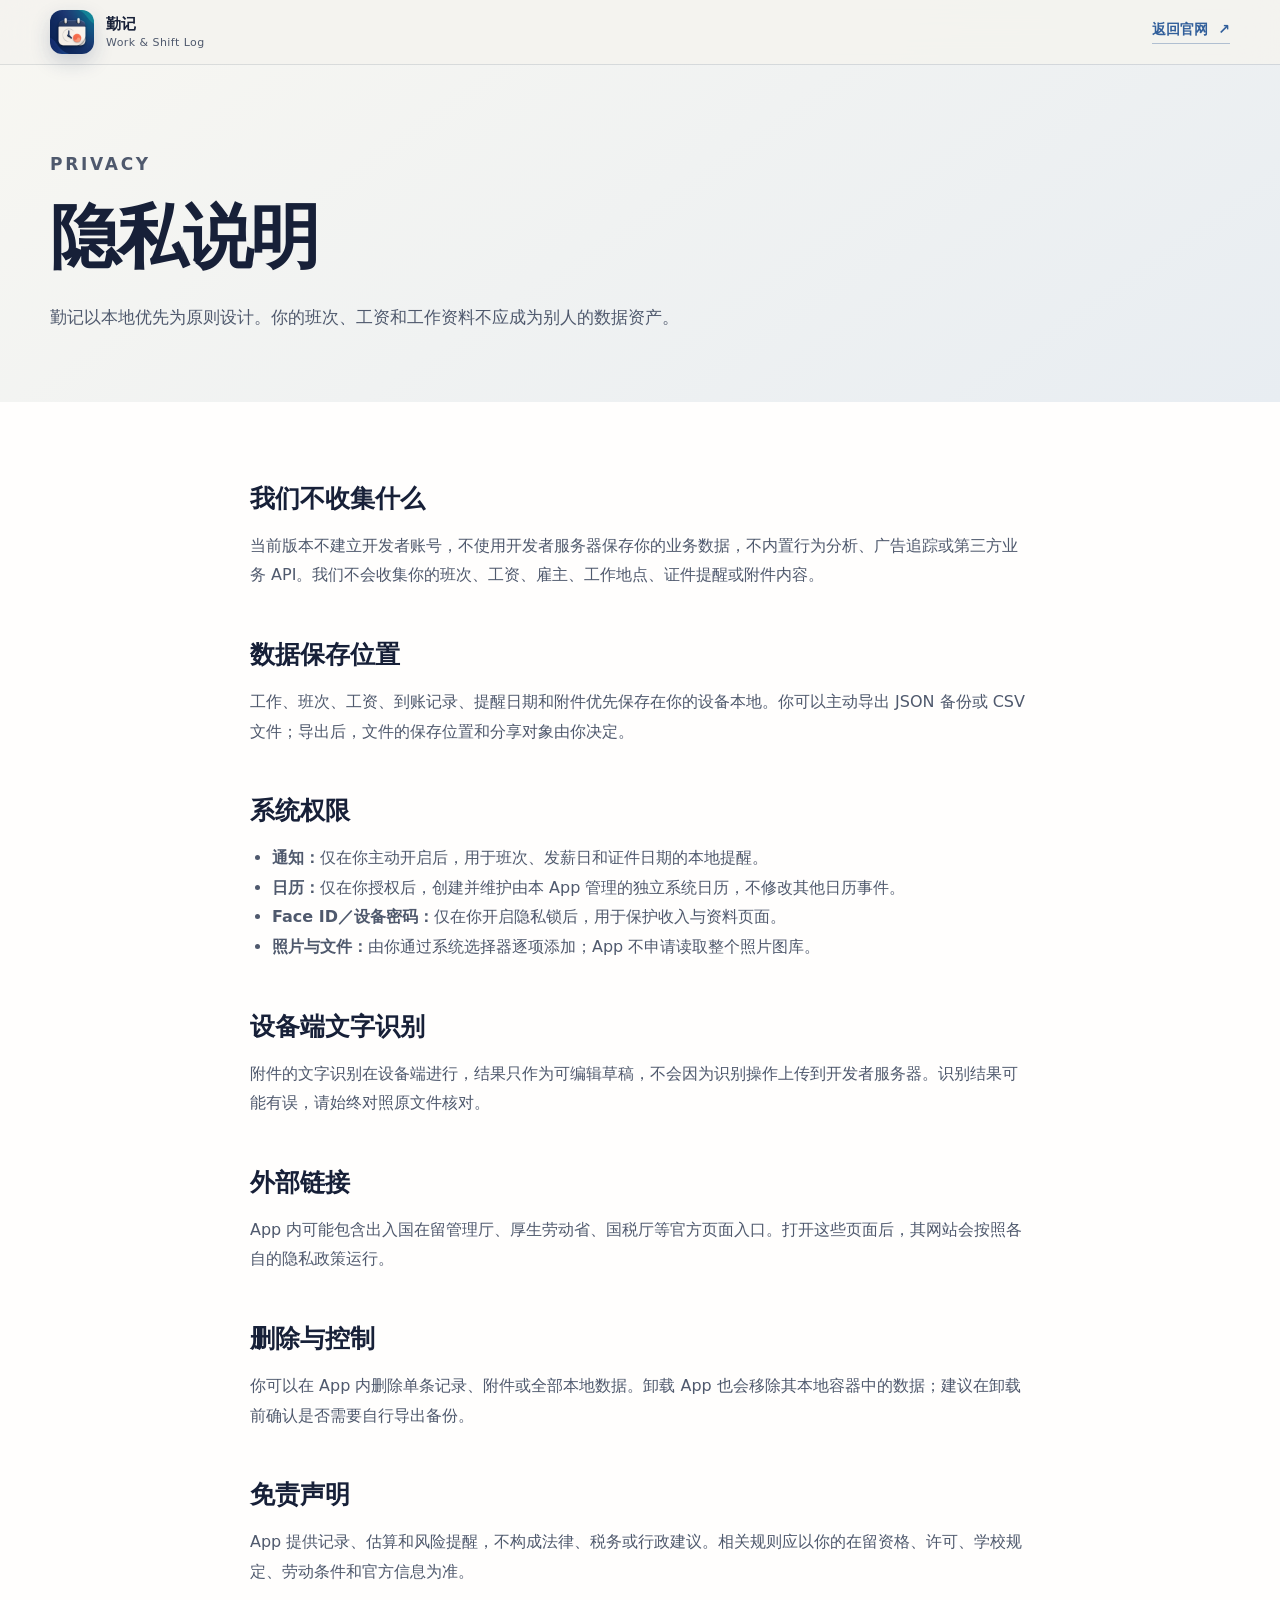
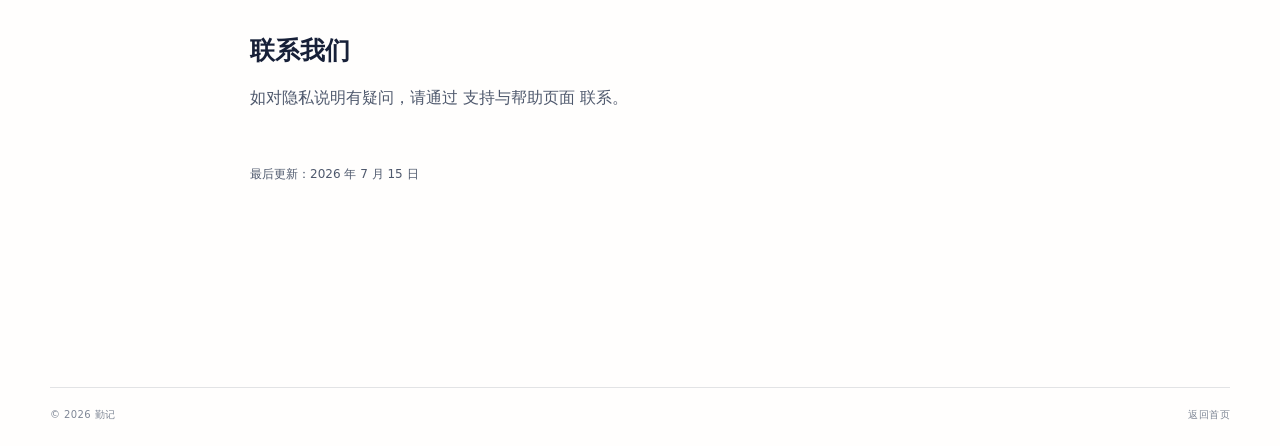
<file: website/privacy.html>
<!doctype html>
<html lang="zh-CN">
<head>
  <meta charset="utf-8"><meta name="viewport" content="width=device-width, initial-scale=1">
  <meta name="theme-color" content="#f4f3ee"><meta name="description" content="勤记隐私说明">
  <title>隐私说明 · 勤记</title>
  <link rel="icon" href="assets/app-icon.png"><link rel="stylesheet" href="styles.css">
</head>
<body class="legal-page">
  <header class="site-header scrolled">
    <div class="nav-wrap"><a class="brand" href="index.html"><img src="assets/app-icon.png" alt="" width="44" height="44"><span><strong>勤记</strong><small>Work &amp; Shift Log</small></span></a><a class="text-link" href="index.html">返回官网 <span aria-hidden="true">↗</span></a></div>
  </header>
  <main>
    <section class="legal-hero"><div class="shell"><p class="section-kicker">Privacy</p><h1>隐私说明</h1><p>勤记以本地优先为原则设计。你的班次、工资和工作资料不应成为别人的数据资产。</p></div></section>
    <article class="legal-content">
      <section><h2>我们不收集什么</h2><p>当前版本不建立开发者账号，不使用开发者服务器保存你的业务数据，不内置行为分析、广告追踪或第三方业务 API。我们不会收集你的班次、工资、雇主、工作地点、证件提醒或附件内容。</p></section>
      <section><h2>数据保存位置</h2><p>工作、班次、工资、到账记录、提醒日期和附件优先保存在你的设备本地。你可以主动导出 JSON 备份或 CSV 文件；导出后，文件的保存位置和分享对象由你决定。</p></section>
      <section><h2>系统权限</h2><ul><li><strong>通知：</strong>仅在你主动开启后，用于班次、发薪日和证件日期的本地提醒。</li><li><strong>日历：</strong>仅在你授权后，创建并维护由本 App 管理的独立系统日历，不修改其他日历事件。</li><li><strong>Face ID／设备密码：</strong>仅在你开启隐私锁后，用于保护收入与资料页面。</li><li><strong>照片与文件：</strong>由你通过系统选择器逐项添加；App 不申请读取整个照片图库。</li></ul></section>
      <section><h2>设备端文字识别</h2><p>附件的文字识别在设备端进行，结果只作为可编辑草稿，不会因为识别操作上传到开发者服务器。识别结果可能有误，请始终对照原文件核对。</p></section>
      <section><h2>外部链接</h2><p>App 内可能包含出入国在留管理厅、厚生劳动省、国税厅等官方页面入口。打开这些页面后，其网站会按照各自的隐私政策运行。</p></section>
      <section><h2>删除与控制</h2><p>你可以在 App 内删除单条记录、附件或全部本地数据。卸载 App 也会移除其本地容器中的数据；建议在卸载前确认是否需要自行导出备份。</p></section>
      <section><h2>免责声明</h2><p>App 提供记录、估算和风险提醒，不构成法律、税务或行政建议。相关规则应以你的在留资格、许可、学校规定、劳动条件和官方信息为准。</p></section>
      <section><h2>联系我们</h2><p>如对隐私说明有疑问，请通过 <a href="support.html">支持与帮助页面</a> 联系。</p></section>
      <p class="legal-date">最后更新：2026 年 7 月 15 日</p>
    </article>
  </main>
  <footer class="site-footer"><div class="shell footer-bottom"><span>© 2026 勤记</span><a href="index.html">返回首页</a></div></footer>
</body>
</html>
</file>
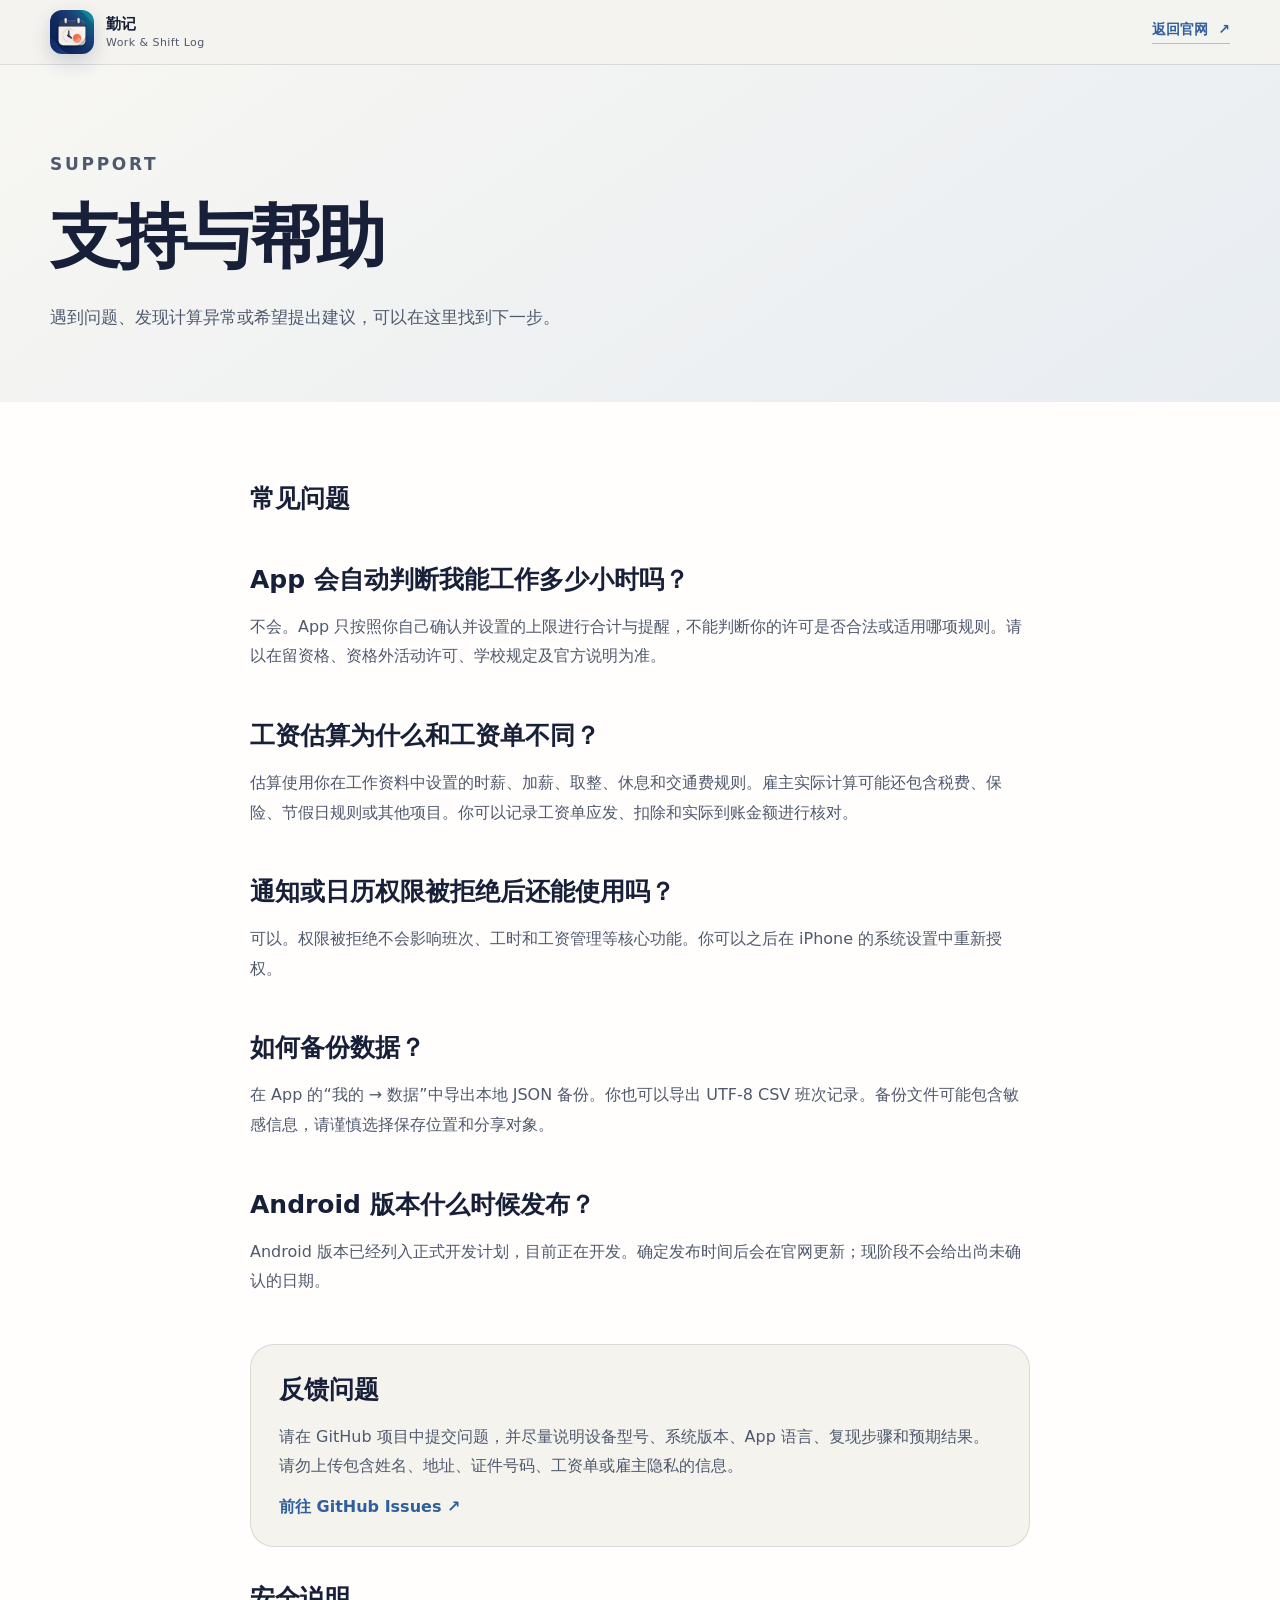
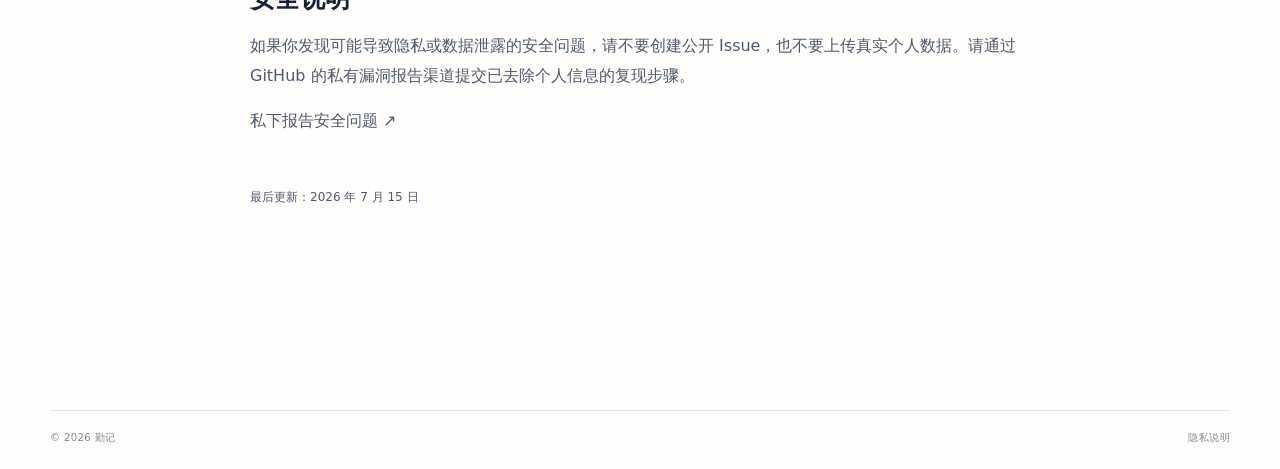
<file: website/support.html>
<!doctype html>
<html lang="zh-CN">
<head>
  <meta charset="utf-8"><meta name="viewport" content="width=device-width, initial-scale=1">
  <meta name="theme-color" content="#f4f3ee"><meta name="description" content="勤记支持与帮助">
  <title>支持与帮助 · 勤记</title>
  <link rel="icon" href="assets/app-icon.png"><link rel="stylesheet" href="styles.css">
</head>
<body class="legal-page">
  <header class="site-header scrolled">
    <div class="nav-wrap"><a class="brand" href="index.html"><img src="assets/app-icon.png" alt="" width="44" height="44"><span><strong>勤记</strong><small>Work &amp; Shift Log</small></span></a><a class="text-link" href="index.html">返回官网 <span aria-hidden="true">↗</span></a></div>
  </header>
  <main>
    <section class="legal-hero"><div class="shell"><p class="section-kicker">Support</p><h1>支持与帮助</h1><p>遇到问题、发现计算异常或希望提出建议，可以在这里找到下一步。</p></div></section>
    <article class="legal-content">
      <section><h2>常见问题</h2></section>
      <section><h2>App 会自动判断我能工作多少小时吗？</h2><p>不会。App 只按照你自己确认并设置的上限进行合计与提醒，不能判断你的许可是否合法或适用哪项规则。请以在留资格、资格外活动许可、学校规定及官方说明为准。</p></section>
      <section><h2>工资估算为什么和工资单不同？</h2><p>估算使用你在工作资料中设置的时薪、加薪、取整、休息和交通费规则。雇主实际计算可能还包含税费、保险、节假日规则或其他项目。你可以记录工资单应发、扣除和实际到账金额进行核对。</p></section>
      <section><h2>通知或日历权限被拒绝后还能使用吗？</h2><p>可以。权限被拒绝不会影响班次、工时和工资管理等核心功能。你可以之后在 iPhone 的系统设置中重新授权。</p></section>
      <section><h2>如何备份数据？</h2><p>在 App 的“我的 → 数据”中导出本地 JSON 备份。你也可以导出 UTF-8 CSV 班次记录。备份文件可能包含敏感信息，请谨慎选择保存位置和分享对象。</p></section>
      <section><h2>Android 版本什么时候发布？</h2><p>Android 版本已经列入正式开发计划，目前正在开发。确定发布时间后会在官网更新；现阶段不会给出尚未确认的日期。</p></section>
      <div class="support-box"><h2>反馈问题</h2><p>请在 GitHub 项目中提交问题，并尽量说明设备型号、系统版本、App 语言、复现步骤和预期结果。请勿上传包含姓名、地址、证件号码、工资单或雇主隐私的信息。</p><a href="https://github.com/YTSakura233/shiftlog-japan-ios/issues" target="_blank" rel="noopener">前往 GitHub Issues ↗</a></div>
      <section><h2>安全说明</h2><p>如果你发现可能导致隐私或数据泄露的安全问题，请不要创建公开 Issue，也不要上传真实个人数据。请通过 GitHub 的私有漏洞报告渠道提交已去除个人信息的复现步骤。</p><p><a href="https://github.com/YTSakura233/shiftlog-japan-ios/security/advisories/new" target="_blank" rel="noopener">私下报告安全问题 ↗</a></p></section>
      <p class="legal-date">最后更新：2026 年 7 月 15 日</p>
    </article>
  </main>
  <footer class="site-footer"><div class="shell footer-bottom"><span>© 2026 勤记</span><a href="privacy.html">隐私说明</a></div></footer>
</body>
</html>
</file>
<file: website/styles.css>
:root {
  --ink: #172038;
  --ink-soft: #4f596d;
  --paper: #f4f3ee;
  --white: #fffefd;
  --blue: #315f9b;
  --blue-deep: #173665;
  --blue-pale: #dfe7f1;
  --coral: #ee725a;
  --aqua: #4bb5b2;
  --line: rgba(23, 32, 56, .12);
  --shadow: 0 24px 60px rgba(27, 48, 80, .13);
  --radius-lg: 40px;
  --radius-md: 26px;
  --shell: min(1180px, calc(100% - 48px));
  --font-sans: "Segoe UI Variable", "Segoe UI", "Helvetica Neue", Arial, system-ui, sans-serif;
  --font-display: "Segoe UI Variable Display", "Segoe UI", "Helvetica Neue", Arial, system-ui, sans-serif;
}

* { box-sizing: border-box; }
html { scroll-behavior: smooth; }
html:lang(zh-CN),
html:lang(zh-Hans) {
  --font-sans: "Microsoft YaHei UI", "Microsoft YaHei", "PingFang SC", "Noto Sans CJK SC", "Source Han Sans SC", system-ui, sans-serif;
  --font-display: "Microsoft YaHei UI", "Microsoft YaHei", "PingFang SC", "Noto Sans CJK SC", "Source Han Sans SC", system-ui, sans-serif;
}
html:lang(zh-TW),
html:lang(zh-HK),
html:lang(zh-Hant) {
  --font-sans: "Microsoft JhengHei UI", "Microsoft JhengHei", "PingFang TC", "Noto Sans TC", "Source Han Sans TC", system-ui, sans-serif;
  --font-display: "Microsoft JhengHei UI", "Microsoft JhengHei", "PingFang TC", "Noto Sans TC", "Source Han Sans TC", system-ui, sans-serif;
}
html:lang(ja),
html:lang(ja-JP) {
  --font-sans: "Yu Gothic UI", "Yu Gothic", "Hiragino Kaku Gothic ProN", "Hiragino Sans", "Noto Sans JP", Meiryo, system-ui, sans-serif;
  --font-display: "Yu Gothic UI", "Yu Gothic", "Hiragino Kaku Gothic ProN", "Hiragino Sans", "Noto Sans JP", Meiryo, system-ui, sans-serif;
}
html:lang(en) {
  --font-sans: "Segoe UI Variable", "Segoe UI", "Helvetica Neue", Arial, system-ui, sans-serif;
  --font-display: "Segoe UI Variable Display", "Segoe UI", "Helvetica Neue", Arial, system-ui, sans-serif;
}
body {
  margin: 0;
  background: var(--paper);
  color: var(--ink);
  font-family: var(--font-sans);
  -webkit-font-smoothing: antialiased;
  overflow-x: hidden;
}
body.nav-open { overflow: hidden; }
h1, h2, h3, .brand strong { font-family: var(--font-display); }
a { color: inherit; text-decoration: none; }
button { font: inherit; }
img { max-width: 100%; height: auto; display: block; }
.shell { width: var(--shell); margin-inline: auto; }
.section { padding: 116px 0; }
.sr-only { position: absolute; width: 1px; height: 1px; padding: 0; margin: -1px; overflow: hidden; clip: rect(0,0,0,0); white-space: nowrap; border: 0; }
.skip-link { position: fixed; z-index: 200; left: 16px; top: -100px; padding: 12px 16px; background: var(--ink); color: white; border-radius: 12px; transition: top .2s; }
.skip-link:focus { top: 16px; }

.site-header { position: fixed; z-index: 100; top: 0; left: 0; width: 100%; padding: 18px 0; transition: background .25s, box-shadow .25s, padding .25s; }
.site-header.scrolled { padding: 10px 0; background: rgba(244, 243, 238, .88); backdrop-filter: blur(20px); box-shadow: 0 1px 0 var(--line); }
.nav-wrap { width: var(--shell); margin: auto; display: flex; align-items: center; justify-content: space-between; }
.brand { display: inline-flex; align-items: center; gap: 12px; }
.brand img { width: 44px; height: 44px; object-fit: cover; border-radius: 12px; box-shadow: 0 8px 20px rgba(20, 47, 88, .18); }
.brand span { display: flex; flex-direction: column; }
.brand strong { font-size: 15px; letter-spacing: .02em; }
.brand small { color: var(--ink-soft); font-size: 11px; margin-top: 2px; letter-spacing: .04em; }
.nav-links { display: flex; align-items: center; gap: 30px; font-size: 14px; font-weight: 650; }
.nav-links > a { color: var(--ink-soft); transition: color .2s; }
.nav-links > a:hover { color: var(--blue); }
.language-switcher { display: flex; padding: 4px; border: 1px solid var(--line); border-radius: 999px; background: rgba(255,255,255,.55); }
.language-switcher button { border: 0; background: transparent; color: var(--ink-soft); min-width: 32px; height: 30px; border-radius: 999px; cursor: pointer; font-size: 12px; font-weight: 700; }
.language-switcher button[aria-pressed="true"] { background: var(--ink); color: white; }
.nav-toggle { display: none; width: 44px; height: 44px; border: 1px solid var(--line); border-radius: 14px; background: rgba(255,255,255,.75); align-items: center; justify-content: center; flex-direction: column; gap: 5px; }
.nav-toggle > span:not(.sr-only) { width: 18px; height: 2px; background: var(--ink); border-radius: 2px; transition: transform .2s, opacity .2s; }

.hero { position: relative; min-height: 830px; padding: 154px 0 46px; overflow: hidden; background: linear-gradient(145deg, #f8f7f2 0%, #f1f3f3 52%, #e8edf2 100%); }
.hero::after { content: ""; position: absolute; inset: auto 0 0; height: 1px; background: var(--line); }
.hero-grid { position: relative; z-index: 2; display: grid; grid-template-columns: .92fr 1.08fr; gap: 60px; align-items: center; }
.hero-copy { padding-top: 18px; }
.eyebrow { display: inline-flex; align-items: center; gap: 10px; padding: 8px 13px 8px 10px; border: 1px solid var(--line); border-radius: 999px; background: rgba(255,255,255,.58); font-size: 13px; font-weight: 700; color: var(--blue); }
.live-dot { width: 8px; height: 8px; border-radius: 50%; background: var(--coral); box-shadow: 0 0 0 5px rgba(238,114,90,.13); }
.hero h1 { margin: 28px 0 22px; max-width: 620px; font-size: clamp(52px, 6vw, 82px); line-height: 1.03; letter-spacing: -.055em; font-weight: 800; }
.hero-lead { max-width: 565px; margin: 0; color: var(--ink-soft); font-size: clamp(18px, 2vw, 21px); line-height: 1.75; }
.hero-actions { display: flex; align-items: center; gap: 28px; margin-top: 34px; }
.button { display: inline-flex; align-items: center; gap: 12px; padding: 12px 21px; border-radius: 17px; }
.button-primary { color: white; background: var(--ink); box-shadow: 0 12px 28px rgba(23,32,56,.22); transition: transform .2s, box-shadow .2s; }
.button-primary:hover { transform: translateY(-2px); box-shadow: 0 16px 32px rgba(23,32,56,.28); }
.button-icon { display: grid; place-items: center; width: 30px; height: 30px; }
.button-icon svg { display: block; width: 27px; height: 27px; }
.button span:nth-child(2) { display: flex; flex-direction: column; }
.button small { font-size: 10px; opacity: .7; }
.button strong { font-size: 15px; }
.text-link { display: inline-flex; gap: 10px; color: var(--blue); font-size: 14px; font-weight: 750; border-bottom: 1px solid rgba(49,95,155,.35); padding-bottom: 4px; }
.trust-row { display: flex; flex-wrap: wrap; gap: 17px; margin: 32px 0 0; padding: 0; list-style: none; color: var(--ink-soft); font-size: 12px; font-weight: 650; }
.trust-row li { display: flex; align-items: center; gap: 6px; }
.check { color: var(--aqua); font-size: 15px; font-weight: 900; }
.hero-visual { position: relative; height: 590px; }
.phone { position: absolute; overflow: hidden; border-radius: 36px; background: #fff; border: 7px solid #18243a; box-shadow: 0 38px 70px rgba(21,42,73,.25); }
.phone::before { content: ""; position: absolute; z-index: 3; top: 8px; left: 50%; transform: translateX(-50%); width: 70px; height: 18px; border-radius: 999px; background: #121a29; }
.phone img { width: 100%; height: 100%; object-fit: cover; }
.phone-front { z-index: 3; width: 268px; height: 582px; left: 86px; top: 3px; transform: rotate(-2deg); }
.phone-back { z-index: 2; width: 234px; height: 508px; right: 20px; top: 48px; opacity: .96; transform: rotate(7deg); }
.floating-card { position: absolute; z-index: 5; display: flex; align-items: center; gap: 11px; padding: 13px 15px; border-radius: 18px; background: rgba(255,255,255,.86); border: 1px solid rgba(255,255,255,.9); backdrop-filter: blur(18px); box-shadow: 0 18px 38px rgba(26,50,82,.18); }
.floating-card span:nth-child(2) { display: flex; flex-direction: column; gap: 3px; }
.floating-card small { color: var(--ink-soft); font-size: 10px; }
.floating-card strong { font-size: 12px; }
.floating-icon { display: grid; place-items: center; width: 32px; height: 32px; background: var(--blue-pale); color: var(--blue); border-radius: 10px; font-weight: 900; }
.card-shift { top: 105px; left: 0; }
.card-hours { right: -4px; bottom: 67px; }
.mini-ring { position: relative; display: grid; place-items: center; width: 35px; height: 35px; border-radius: 50%; background: conic-gradient(var(--coral) 0 89%, #e7e8e9 89% 100%); }
.mini-ring::after { content: ""; position: absolute; width: 27px; height: 27px; border-radius: 50%; background: white; }
.mini-ring b { position: relative; z-index: 2; font-size: 9px; }
.orbit { position: absolute; border: 1px solid rgba(49,95,155,.14); border-radius: 50%; }
.orbit-one { width: 520px; height: 520px; top: 30px; left: 30px; }
.orbit-two { width: 410px; height: 410px; top: 85px; left: 85px; }
.hero-glow { position: absolute; border-radius: 50%; filter: blur(2px); opacity: .65; }
.hero-glow-one { width: 560px; height: 560px; right: -150px; top: -200px; background: radial-gradient(circle, rgba(75,181,178,.24), transparent 68%); }
.hero-glow-two { width: 620px; height: 620px; left: -320px; bottom: -300px; background: radial-gradient(circle, rgba(49,95,155,.17), transparent 68%); }
.hero-foot { position: relative; z-index: 2; display: flex; align-items: center; gap: 24px; margin-top: 22px; color: var(--ink-soft); font-size: 12px; letter-spacing: .08em; }
.hero-foot .rule { flex: 1; height: 1px; background: var(--line); }

.section-kicker { margin: 0 0 19px; color: var(--coral); font-size: 12px; font-weight: 800; letter-spacing: .16em; text-transform: uppercase; }
.section-kicker.light { color: #8fd8d5; }
.manifesto { background: var(--white); }
.manifesto-grid { display: grid; grid-template-columns: 1fr 3fr; gap: 40px; }
.manifesto h2 { max-width: 820px; margin: 0; font-size: clamp(38px, 5vw, 62px); line-height: 1.18; letter-spacing: -.045em; }
.manifesto p:last-child { max-width: 760px; margin: 36px 0 0; color: var(--ink-soft); font-size: 18px; line-height: 1.85; }

.features { background: var(--paper); }
.section-heading { display: grid; grid-template-columns: 1.4fr .6fr; gap: 80px; align-items: end; margin-bottom: 48px; }
.section-heading h2 { max-width: 760px; margin: 0; font-size: clamp(36px, 4.5vw, 56px); line-height: 1.15; letter-spacing: -.045em; }
.section-heading > p { margin: 0 0 6px; color: var(--ink-soft); font-size: 16px; line-height: 1.75; }
.feature-grid { display: grid; grid-template-columns: 1fr 1fr; gap: 22px; }
.feature-card { position: relative; min-height: 500px; padding: 35px; border: 1px solid rgba(23,32,56,.09); border-radius: var(--radius-lg); overflow: hidden; background: rgba(255,255,255,.74); box-shadow: 0 12px 40px rgba(27,48,80,.05); }
.feature-copy { position: relative; z-index: 2; max-width: 450px; }
.feature-number { display: inline-grid; place-items: center; width: 38px; height: 28px; border-radius: 999px; background: var(--blue-pale); color: var(--blue); font-size: 11px; font-weight: 800; }
.feature-card h3 { margin: 19px 0 12px; font-size: 28px; letter-spacing: -.025em; }
.feature-card p { margin: 0; color: var(--ink-soft); font-size: 15px; line-height: 1.75; }
.calendar-art { position: absolute; width: 72%; right: -2%; bottom: -8%; padding: 24px; border-radius: 26px 0 0 0; background: #eef2f6; transform: rotate(-2deg); }
.cal-top { display: flex; justify-content: space-between; font-weight: 800; font-size: 14px; }
.cal-days, .cal-grid { display: grid; grid-template-columns: repeat(7, 1fr); gap: 10px; margin-top: 16px; text-align: center; }
.cal-days { color: #8991a0; font-size: 9px; }
.cal-grid i { width: 25px; height: 25px; margin: auto; border-radius: 9px; background: rgba(255,255,255,.78); }
.cal-grid i.job-blue { background: #90aad0; box-shadow: inset 0 -5px 0 #5c81b8; }
.cal-grid i.job-coral { background: #edb19e; box-shadow: inset 0 -5px 0 #cf7957; }
.cal-grid i.today { background: var(--ink); }
.feature-money { background: #eef2f5; }
.money-art { position: absolute; left: 35px; right: 35px; bottom: 32px; padding: 25px; border-radius: 26px; background: rgba(255,255,255,.83); }
.money-art small { color: var(--ink-soft); }
.money-art > strong { display: block; margin-top: 8px; font-size: 34px; letter-spacing: -.04em; }
.money-bars { height: 105px; display: flex; align-items: end; gap: 15px; margin-top: 16px; border-bottom: 1px solid var(--line); }
.money-bars i { flex: 1; height: var(--h); border-radius: 8px 8px 0 0; background: var(--blue); opacity: .86; }
.money-bars i:nth-child(even) { background: var(--coral); }
.money-legend { display: flex; gap: 18px; margin-top: 10px; color: var(--ink-soft); font-size: 10px; }
.money-legend span { display: flex; align-items: center; gap: 5px; }
.money-legend b { width: 7px; height: 7px; background: var(--blue); border-radius: 50%; }
.money-legend span:last-child b { background: var(--coral); }
.feature-risk { background: #e6eee9; }
.risk-art { position: absolute; left: 35px; right: 35px; bottom: 35px; padding: 26px; background: rgba(255,255,255,.78); border-radius: 26px; }
.risk-head { display: flex; align-items: baseline; justify-content: space-between; color: var(--ink-soft); font-size: 12px; }
.risk-head strong { color: var(--ink); font-size: 30px; }
.progress { height: 13px; margin: 18px 0 8px; background: #d9dedb; border-radius: 99px; overflow: hidden; }
.progress i { display: block; width: 89%; height: 100%; background: linear-gradient(90deg, var(--aqua), #eeb06c 78%, var(--coral)); border-radius: inherit; }
.risk-scale { display: flex; justify-content: space-between; color: #858d94; font-size: 9px; }
.risk-note { display: flex; align-items: center; gap: 10px; margin-top: 18px; }
.risk-note span { display: grid; place-items: center; width: 25px; height: 25px; border-radius: 50%; background: #f5dccb; color: #b85238; font-weight: 900; }
.risk-note p { color: var(--ink); font-size: 12px; font-weight: 700; }
.feature-docs { background: #f0ebe7; }
.docs-art { position: absolute; left: 50%; bottom: -14%; width: 330px; height: 250px; transform: translateX(-50%); }
.doc { position: absolute; width: 190px; height: 245px; padding: 24px; border-radius: 15px; background: white; box-shadow: var(--shadow); }
.doc span { font-size: 14px; font-weight: 800; }
.doc i { display: block; height: 6px; margin-top: 14px; border-radius: 99px; background: #e7e9ed; }
.doc i:nth-child(3) { width: 70%; }
.doc-one { left: 18px; top: 15px; transform: rotate(-8deg); }
.doc-two { right: 18px; top: 0; transform: rotate(7deg); }
.lock-mark { position: absolute; z-index: 4; display: grid; place-items: center; left: 50%; top: 92px; width: 68px; height: 68px; border-radius: 22px; transform: translateX(-50%); background: var(--ink); color: white; font-size: 29px; box-shadow: 0 14px 28px rgba(23,32,56,.25); }

.privacy { padding-top: 50px; }
.privacy-panel { display: grid; grid-template-columns: 1.05fr .95fr; gap: 76px; padding: 72px; border-radius: 52px; background: radial-gradient(circle at 80% 20%, rgba(75,181,178,.25), transparent 30%), linear-gradient(145deg, #192843, #0f1c32); color: white; box-shadow: 0 35px 80px rgba(21,38,68,.2); }
.privacy-copy h2 { margin: 0; font-size: clamp(40px, 5vw, 60px); line-height: 1.12; letter-spacing: -.045em; }
.privacy-copy > p:not(.section-kicker) { max-width: 530px; margin: 26px 0; color: rgba(255,255,255,.7); font-size: 16px; line-height: 1.8; }
.privacy-link { display: inline-flex; gap: 28px; align-items: center; padding-bottom: 5px; border-bottom: 1px solid rgba(255,255,255,.4); font-weight: 700; font-size: 14px; }
.privacy-list { display: grid; grid-template-columns: 1fr 1fr; gap: 14px; align-content: center; }
.privacy-list > div { display: flex; align-items: center; gap: 13px; min-height: 115px; padding: 20px; border: 1px solid rgba(255,255,255,.11); border-radius: 24px; background: rgba(255,255,255,.07); backdrop-filter: blur(12px); }
.privacy-symbol { display: grid; place-items: center; flex: 0 0 38px; width: 38px; height: 38px; border-radius: 12px; background: rgba(143,216,213,.14); color: #8fd8d5; font-size: 20px; font-weight: 800; }
.privacy-list p { display: flex; flex-direction: column; gap: 5px; margin: 0; }
.privacy-list strong { font-size: 14px; }
.privacy-list small { color: rgba(255,255,255,.55); font-size: 11px; line-height: 1.4; }

.screens { overflow: hidden; }
.screenshot-track { display: flex; gap: 24px; overflow-x: auto; scroll-snap-type: x mandatory; scrollbar-width: none; padding: 16px max(24px, calc((100vw - 1180px) / 2)) 50px; margin-inline: calc((100vw - 100%) / -2); }
.screenshot-track::-webkit-scrollbar { display: none; }
.screenshot-card { flex: 0 0 250px; height: 525px; padding: 14px 14px 0; border: 1px solid var(--line); border-radius: 34px; overflow: hidden; scroll-snap-align: center; background: #e8ebef; cursor: zoom-in; text-align: left; box-shadow: 0 16px 38px rgba(24,45,74,.11); transition: transform .25s; }
.screenshot-card:hover { transform: translateY(-7px); }
.screenshot-card span { display: block; padding: 6px 5px 14px; color: var(--ink-soft); font-size: 12px; font-weight: 800; }
.screenshot-card img { width: 100%; height: auto; aspect-ratio: 1206 / 2622; border-radius: 24px 24px 0 0; }
.screenshot-card:nth-child(2), .screenshot-card:nth-child(4) { margin-top: 40px; }
.drag-hint { margin: 0; color: var(--ink-soft); font-size: 12px; text-align: center; }
.image-dialog { width: min(430px, calc(100% - 30px)); max-height: 90vh; padding: 0; border: 0; border-radius: 30px; overflow: hidden; background: #111b2d; box-shadow: 0 30px 90px rgba(0,0,0,.4); }
.image-dialog::backdrop { background: rgba(10,18,32,.72); backdrop-filter: blur(10px); }
.image-dialog img { width: 100%; max-height: 90vh; object-fit: contain; }
.dialog-close { position: absolute; z-index: 2; top: 13px; right: 13px; display: grid; place-items: center; width: 40px; height: 40px; border: 0; border-radius: 50%; background: rgba(17,27,45,.75); color: white; font-size: 24px; cursor: pointer; }

.languages { padding-top: 50px; }
.language-panel { display: grid; grid-template-columns: 1.2fr .8fr; gap: 60px; align-items: center; padding: 55px 60px; border: 1px solid var(--line); border-radius: 36px; background: rgba(255,255,255,.65); }
.language-panel h2 { margin: 0; font-size: clamp(32px, 4vw, 48px); letter-spacing: -.035em; }
.language-panel > p { margin: 0; color: var(--ink-soft); font-size: 16px; line-height: 1.8; }

.download { padding-top: 20px; }
.download-panel { position: relative; display: grid; grid-template-columns: 150px 1fr .9fr; gap: 38px; align-items: center; padding: 60px; overflow: hidden; border-radius: 48px; background: linear-gradient(135deg, #244d89 0%, #173765 55%, #132845 100%); color: white; box-shadow: 0 30px 70px rgba(24,54,96,.24); }
.download-panel::after { content: ""; position: absolute; width: 400px; height: 400px; border: 1px solid rgba(255,255,255,.08); border-radius: 50%; right: -230px; top: -230px; box-shadow: 0 0 0 70px rgba(255,255,255,.025), 0 0 0 140px rgba(255,255,255,.02); }
.download-icon { width: 142px; height: auto; aspect-ratio: 1; object-fit: cover; flex-shrink: 0; border-radius: 34px; box-shadow: 0 22px 40px rgba(0,0,0,.24); }
.download-copy h2 { margin: 0; font-size: clamp(32px, 4vw, 46px); line-height: 1.15; letter-spacing: -.04em; }
.download-copy > p:last-child { margin: 18px 0 0; color: rgba(255,255,255,.66); line-height: 1.7; }
.platforms { position: relative; z-index: 2; display: grid; gap: 12px; }
.platform-card { display: grid; grid-template-columns: 44px 1fr auto; align-items: center; gap: 12px; min-height: 78px; padding: 14px 15px; border: 1px solid rgba(255,255,255,.13); border-radius: 22px; background: rgba(255,255,255,.09); }
.platform-icon { display: grid; place-items: center; width: 44px; height: 44px; border-radius: 13px; background: rgba(255,255,255,.13); }
.platform-icon svg { display: block; width: 25px; height: 25px; color: white; }
.platform-card > span:nth-child(2) { display: flex; flex-direction: column; gap: 3px; }
.platform-card small { color: rgba(255,255,255,.55); }
.platform-card strong { font-size: 15px; }
.platform-card i { padding: 5px 8px; border-radius: 99px; background: rgba(143,216,213,.13); color: #a5e2df; font-size: 9px; font-style: normal; font-weight: 800; }
.platform-ios i { background: rgba(255,255,255,.11); color: rgba(255,255,255,.7); }

.site-footer { padding: 70px 0 24px; background: var(--white); }
.footer-grid { display: grid; grid-template-columns: 1fr auto; gap: 40px; padding-bottom: 50px; }
.footer-brand { margin-bottom: 18px; }
.footer-grid > div:first-child > p { max-width: 460px; margin: 0; color: var(--ink-soft); font-size: 12px; line-height: 1.7; }
.footer-links { display: flex; gap: 30px; align-items: start; padding-top: 12px; color: var(--ink-soft); font-size: 13px; font-weight: 700; }
.footer-links a:hover { color: var(--blue); }
.footer-bottom { display: flex; justify-content: space-between; padding-top: 20px; border-top: 1px solid var(--line); color: #7f8796; font-size: 10px; letter-spacing: .04em; }

.reveal { opacity: 0; transform: translateY(20px); transition: opacity .7s ease, transform .7s ease; }
.reveal.is-visible { opacity: 1; transform: none; }

.legal-page { background: var(--white); }
.legal-hero { padding: 150px 0 70px; background: linear-gradient(145deg, #f8f7f2, #e8edf2); }
.legal-hero h1 { margin: 12px 0 18px; font-size: clamp(42px, 6vw, 70px); letter-spacing: -.05em; }
.legal-hero p { max-width: 680px; margin: 0; color: var(--ink-soft); font-size: 17px; line-height: 1.7; }
.legal-content { width: min(780px, calc(100% - 48px)); margin: 0 auto; padding: 80px 0 120px; }
.legal-content section { margin-bottom: 48px; }
.legal-content h2 { margin: 0 0 14px; font-size: 25px; }
.legal-content p, .legal-content li { color: var(--ink-soft); line-height: 1.85; }
.legal-content ul { padding-left: 22px; }
.legal-date { margin-top: 50px; color: #808796; font-size: 12px; }
.support-box { margin: 35px 0; padding: 28px; border: 1px solid var(--line); border-radius: 24px; background: var(--paper); }
.support-box a { color: var(--blue); font-weight: 750; }

@media (max-width: 980px) {
  :root { --shell: min(100% - 36px, 760px); }
  .section { padding: 90px 0; }
  .nav-toggle { display: flex; }
  .nav-links { position: fixed; inset: 76px 18px auto; display: flex; flex-direction: column; align-items: stretch; gap: 0; padding: 16px; border: 1px solid var(--line); border-radius: 24px; background: rgba(248,247,243,.97); backdrop-filter: blur(20px); box-shadow: var(--shadow); opacity: 0; pointer-events: none; transform: translateY(-12px); transition: opacity .2s, transform .2s; }
  .nav-links.is-open { opacity: 1; pointer-events: auto; transform: none; }
  .nav-links > a { padding: 14px 10px; border-bottom: 1px solid var(--line); }
  .language-switcher { margin-top: 14px; justify-content: center; }
  .hero { min-height: auto; padding-top: 130px; }
  .hero-grid { grid-template-columns: 1fr; }
  .hero-copy { text-align: center; }
  .hero-lead { margin-inline: auto; }
  .hero-actions, .trust-row { justify-content: center; }
  .hero-visual { width: min(590px, 100%); margin: auto; }
  .manifesto-grid { grid-template-columns: 1fr; gap: 18px; }
  .section-heading { grid-template-columns: 1fr; gap: 20px; }
  .feature-grid { grid-template-columns: 1fr; }
  .privacy-panel { grid-template-columns: 1fr; padding: 54px; }
  .language-panel { grid-template-columns: 1fr; gap: 25px; }
  .download-panel { grid-template-columns: 120px 1fr; }
  .download-icon { width: 112px; }
  .platforms { grid-column: 1 / -1; grid-template-columns: 1fr 1fr; }
}

@media (max-width: 640px) {
  :root { --shell: calc(100% - 30px); --radius-lg: 30px; }
  .section { padding: 74px 0; }
  .brand img { width: 39px; height: 39px; border-radius: 11px; }
  .brand strong { font-size: 14px; }
  .hero { padding-top: 115px; }
  .hero h1 { font-size: 51px; }
  .hero-lead { font-size: 17px; }
  .hero-actions { flex-direction: column; gap: 18px; }
  .trust-row { gap: 12px; }
  .hero-visual { height: 480px; margin-top: -12px; }
  .phone-front { width: 210px; height: 456px; left: calc(50% - 120px); }
  .phone-back { width: 180px; height: 391px; right: calc(50% - 194px); }
  .phone { border-width: 5px; border-radius: 29px; }
  .phone::before { width: 55px; height: 14px; top: 6px; }
  .orbit-one { width: 390px; height: 390px; left: calc(50% - 195px); }
  .orbit-two { display: none; }
  .floating-card { padding: 10px 12px; }
  .card-shift { top: 80px; left: -6px; }
  .card-hours { right: -7px; bottom: 45px; }
  .floating-card strong { font-size: 10px; }
  .hero-foot { margin-top: 10px; }
  .manifesto h2, .section-heading h2 { font-size: 37px; }
  .manifesto p:last-child { margin-top: 24px; font-size: 16px; }
  .feature-card { min-height: 480px; padding: 28px; }
  .feature-card h3 { font-size: 25px; }
  .money-art, .risk-art { left: 24px; right: 24px; bottom: 24px; }
  .calendar-art { width: 88%; }
  .privacy { padding-top: 15px; }
  .privacy-panel { gap: 42px; padding: 38px 24px; border-radius: 34px; }
  .privacy-copy h2 { font-size: 38px; }
  .privacy-list { grid-template-columns: 1fr; }
  .privacy-list > div { min-height: 86px; }
  .screenshot-card { flex-basis: 220px; height: 465px; }
  .language-panel { padding: 38px 26px; }
  .language-panel h2 { font-size: 32px; }
  .download { padding-top: 0; }
  .download-panel { grid-template-columns: 1fr; padding: 38px 24px; text-align: center; border-radius: 34px; }
  .download-icon { width: 100px; margin: auto; }
  .platforms { grid-column: auto; grid-template-columns: 1fr; text-align: left; }
  .footer-grid { grid-template-columns: 1fr; }
  .footer-links { flex-wrap: wrap; }
  .footer-bottom { gap: 15px; flex-direction: column; }
}

@media (prefers-reduced-motion: reduce) {
  html { scroll-behavior: auto; }
  *, *::before, *::after { animation-duration: .01ms !important; animation-iteration-count: 1 !important; transition-duration: .01ms !important; }
  .reveal { opacity: 1; transform: none; }
}
</file>
